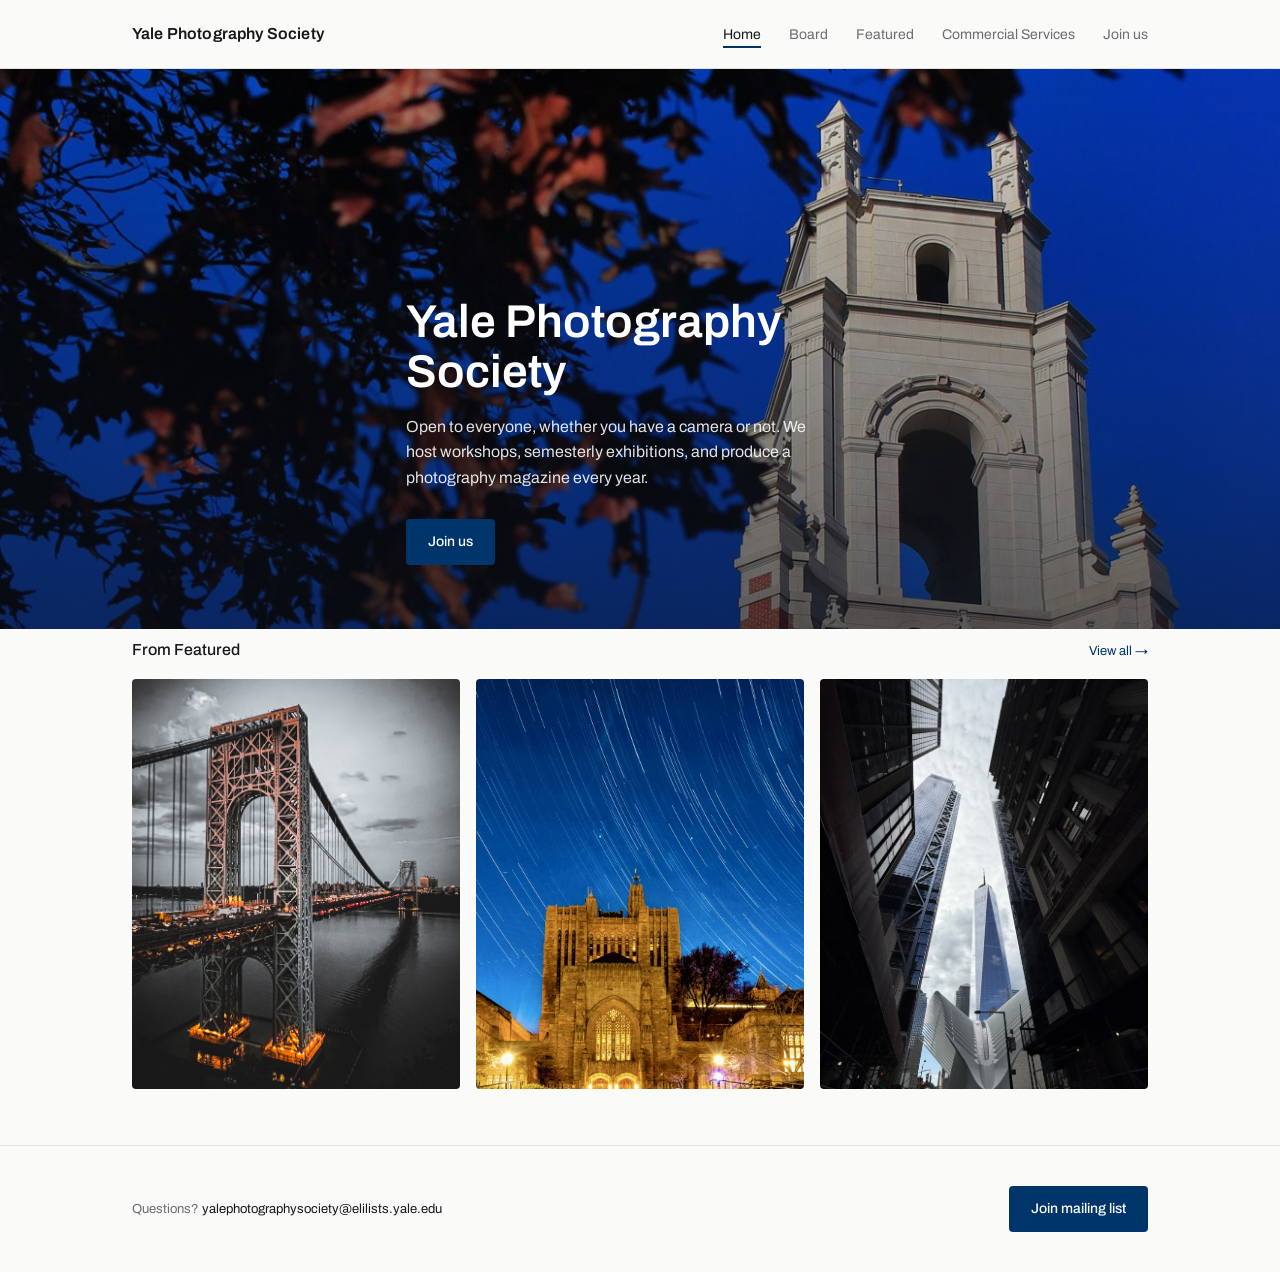
<file: index.html>
<!DOCTYPE html>
<html lang="en">
<head>
  <meta charset="UTF-8">
  <meta name="viewport" content="width=device-width, initial-scale=1.0">
  <title>Yale Photography Society</title>
  <link rel="stylesheet" href="css/style.css">
</head>
<body>

  <nav class="site-nav">
    <div class="wrap">
      <a href="index.html" class="wordmark">Yale Photography Society</a>
      <button class="nav-toggle" aria-label="Toggle menu">&#9776;</button>
      <ul class="nav-links">
        <li><a href="index.html" aria-current="page">Home</a></li>
        <li><a href="board.html">Board</a></li>
        <li><a href="featured.html">Featured</a></li>
        <li><a href="commercial.html">Commercial Services</a></li>
        <li><a href="join.html">Join us</a></li>
      </ul>
    </div>
  </nav>

  <header class="hero-full">
    <img src="images/yale-tower.jpg" alt="Yale campus tower against a blue sky" class="hero-bg-img">
    <div class="hero-overlay"></div>
    <div class="hero-full-content wrap">
      <h1>Yale Photography Society</h1>
      <p>
        Open to everyone, whether you have a camera or not. We host
        workshops, semesterly exhibitions, and produce a photography
        magazine every year.
      </p>
      <a href="join.html" class="btn">Join us</a>
    </div>
  </header>

  <section class="featured-strip">
    <div class="wrap">
      <div class="label-row">
        <h2>From Featured</h2>
        <a href="featured.html">View all &rarr;</a>
      </div>
      <div class="grid-3">
        <div class="featured-thumb"><img src="images/featured/featured-02.jpg" alt="Featured photo"></div>
        <div class="featured-thumb"><img src="images/featured/featured-04.jpg" alt="Featured photo"></div>
        <div class="featured-thumb"><img src="images/featured/featured-07.jpg" alt="Featured photo"></div>
      </div>
    </div>
  </section>

  <footer class="site-footer">
    <div class="wrap">
      <p class="contact-email">Questions? <a href="mailto:yalephotographysociety@elilists.yale.edu">yalephotographysociety@elilists.yale.edu</a></p>
      <div>
        <a href="https://groups.google.com/a/elilists.yale.edu/g/yalephotographysociety" class="btn" target="_blank" rel="noopener">Join mailing list</a>
      </div>
    </div>
  </footer>

  <script src="js/main.js"></script>
</body>
</html>
</file>
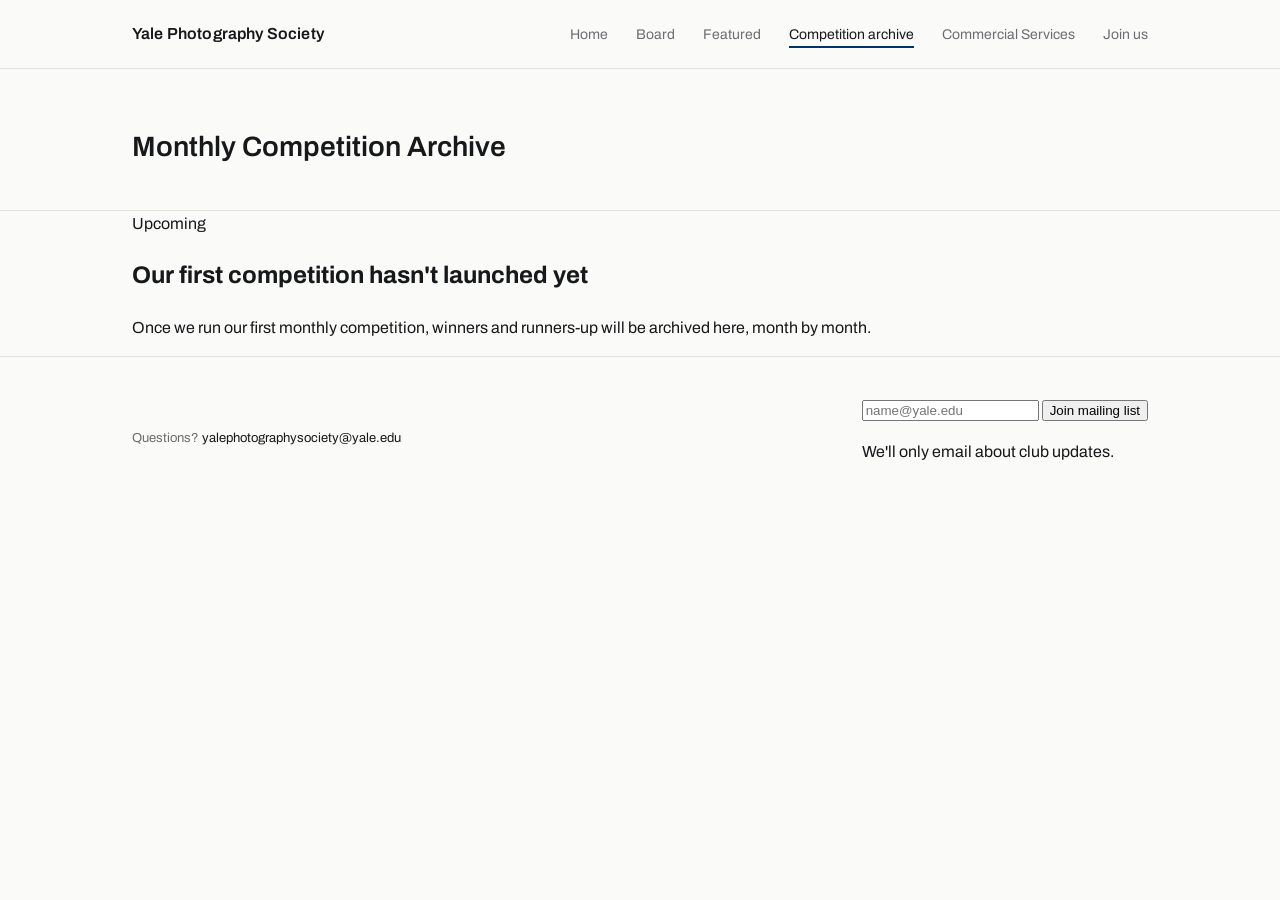
<file: archive.html>
<!DOCTYPE html>
<html lang="en">
<head>
  <meta charset="UTF-8">
  <meta name="viewport" content="width=device-width, initial-scale=1.0">
  <title>Monthly Competition Archive — Yale Photography Society</title>
  <link rel="stylesheet" href="css/style.css">
</head>
<body>

  <nav class="site-nav">
    <div class="wrap">
      <a href="index.html" class="wordmark">Yale Photography Society</a>
      <button class="nav-toggle" aria-label="Toggle menu">&#9776;</button>
      <ul class="nav-links">
        <li><a href="index.html">Home</a></li>
        <li><a href="board.html">Board</a></li>
        <li><a href="featured.html">Featured</a></li>
        <li><a href="archive.html" aria-current="page">Competition archive</a></li>
        <li><a href="commercial.html">Commercial Services</a></li>
        <li><a href="join.html">Join us</a></li>
      </ul>
    </div>
  </nav>

  <header class="page-header">
    <div class="wrap">
      <h1>Monthly Competition Archive</h1>
    </div>
  </header>

  <section class="wrap">
    <div class="empty-state">
      <span class="tag">Upcoming</span>
      <h2>Our first competition hasn't launched yet</h2>
      <p>Once we run our first monthly competition, winners and runners-up will be archived here, month by month.</p>
    </div>
  </section>

  <footer class="site-footer">
    <div class="wrap">
      <p class="contact-email">Questions? <a href="mailto:yalephotographysociety@yale.edu">yalephotographysociety@yale.edu</a></p>
      <div>
        <form class="mailing-list-form">
          <div class="mailing-list">
            <input type="email" placeholder="name@yale.edu" required aria-label="Email address">
            <button type="submit">Join mailing list</button>
          </div>
          <p class="mailing-list-note">We'll only email about club updates.</p>
        </form>
      </div>
    </div>
  </footer>

  <script src="js/main.js"></script>
</body>
</html>
</file>
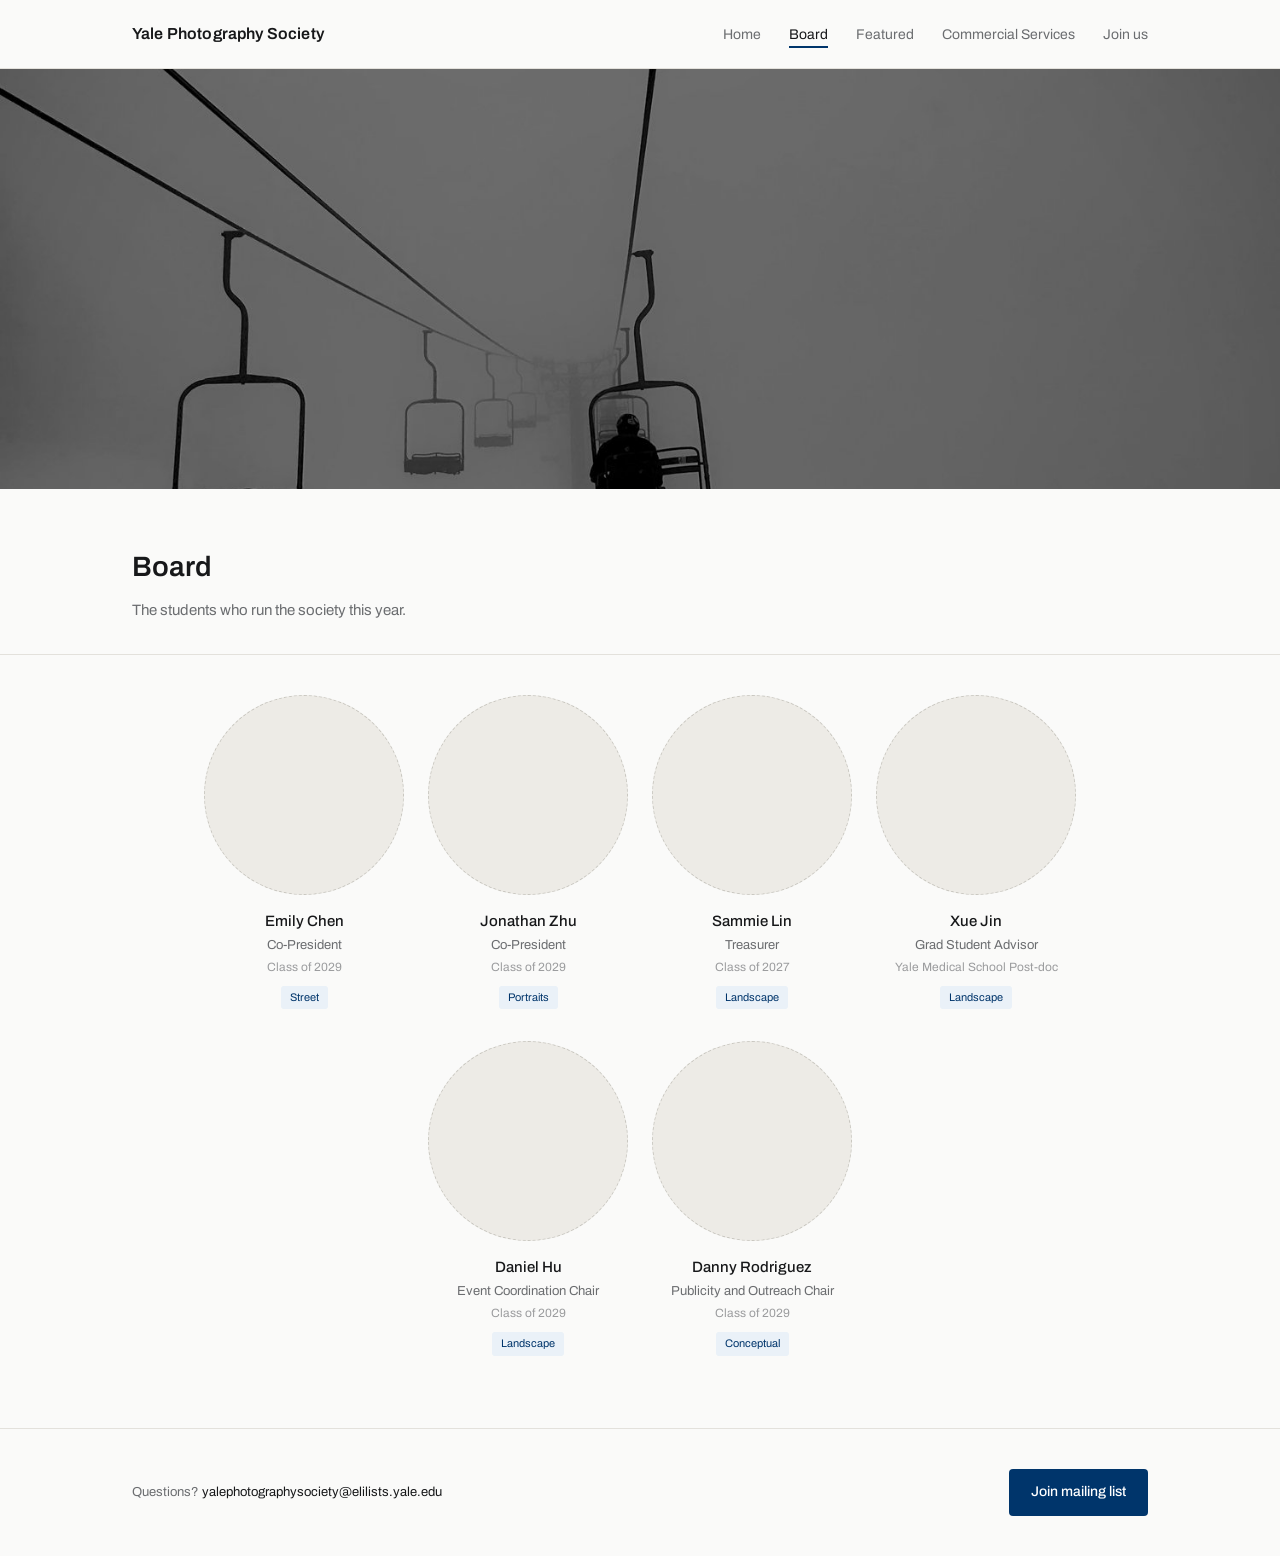
<file: board.html>
<!DOCTYPE html>
<html lang="en">
<head>
  <meta charset="UTF-8">
  <meta name="viewport" content="width=device-width, initial-scale=1.0">
  <title>Board — Yale Photography Society</title>
  <link rel="stylesheet" href="css/style.css">
</head>
<body>

  <nav class="site-nav">
    <div class="wrap">
      <a href="index.html" class="wordmark">Yale Photography Society</a>
      <button class="nav-toggle" aria-label="Toggle menu">&#9776;</button>
      <ul class="nav-links">
        <li><a href="index.html">Home</a></li>
        <li><a href="board.html" aria-current="page">Board</a></li>
        <li><a href="featured.html">Featured</a></li>
        <li><a href="commercial.html">Commercial Services</a></li>
        <li><a href="join.html">Join us</a></li>
      </ul>
    </div>
  </nav>

  <div class="page-banner">
    <img src="images/pages/snowy-mountains.jpg" alt="Snow-covered mountain peaks" style="object-position: center 35%;">
  </div>

  <header class="page-header">
    <div class="wrap">
      <h1>Board</h1>
      <p>The students who run the society this year.</p>
    </div>
  </header>

  <section class="wrap">
    <div class="board-grid">

      <div class="board-member">
        <div class="img-placeholder"><!-- headshot --></div>
        <h3>Emily Chen</h3>
        <p class="role">Co-President</p>
        <p class="grad-year">Class of 2029</p>
        <span class="specialty">Street</span>
      </div>

      <div class="board-member">
        <div class="img-placeholder"><!-- headshot --></div>
        <h3>Jonathan Zhu</h3>
        <p class="role">Co-President</p>
        <p class="grad-year">Class of 2029</p>
        <span class="specialty">Portraits</span>
      </div>

      <div class="board-member">
        <div class="img-placeholder"><!-- headshot --></div>
        <h3>Sammie Lin</h3>
        <p class="role">Treasurer</p>
        <p class="grad-year">Class of 2027</p>
        <span class="specialty">Landscape</span>
      </div>

      <div class="board-member">
        <div class="img-placeholder"><!-- headshot --></div>
        <h3>Xue Jin</h3>
        <p class="role">Grad Student Advisor</p>
        <p class="grad-year">Yale Medical School Post-doc</p>
        <span class="specialty">Landscape</span>
      </div>

      <div class="board-member">
        <div class="img-placeholder"><!-- headshot --></div>
        <h3>Daniel Hu</h3>
        <p class="role">Event Coordination Chair</p>
        <p class="grad-year">Class of 2029</p>
        <span class="specialty">Landscape</span>
      </div>

      <div class="board-member">
        <div class="img-placeholder"><!-- headshot --></div>
        <h3>Danny Rodriguez</h3>
        <p class="role">Publicity and Outreach Chair</p>
        <p class="grad-year">Class of 2029</p>
        <span class="specialty">Conceptual</span>
      </div>

    </div>
  </section>

  <footer class="site-footer">
    <div class="wrap">
      <p class="contact-email">Questions? <a href="mailto:yalephotographysociety@elilists.yale.edu">yalephotographysociety@elilists.yale.edu</a></p>
      <div>
        <a href="https://groups.google.com/a/elilists.yale.edu/g/yalephotographysociety" class="btn" target="_blank" rel="noopener">Join mailing list</a>
      </div>
    </div>
  </footer>

  <script src="js/main.js"></script>
</body>
</html>
</file>
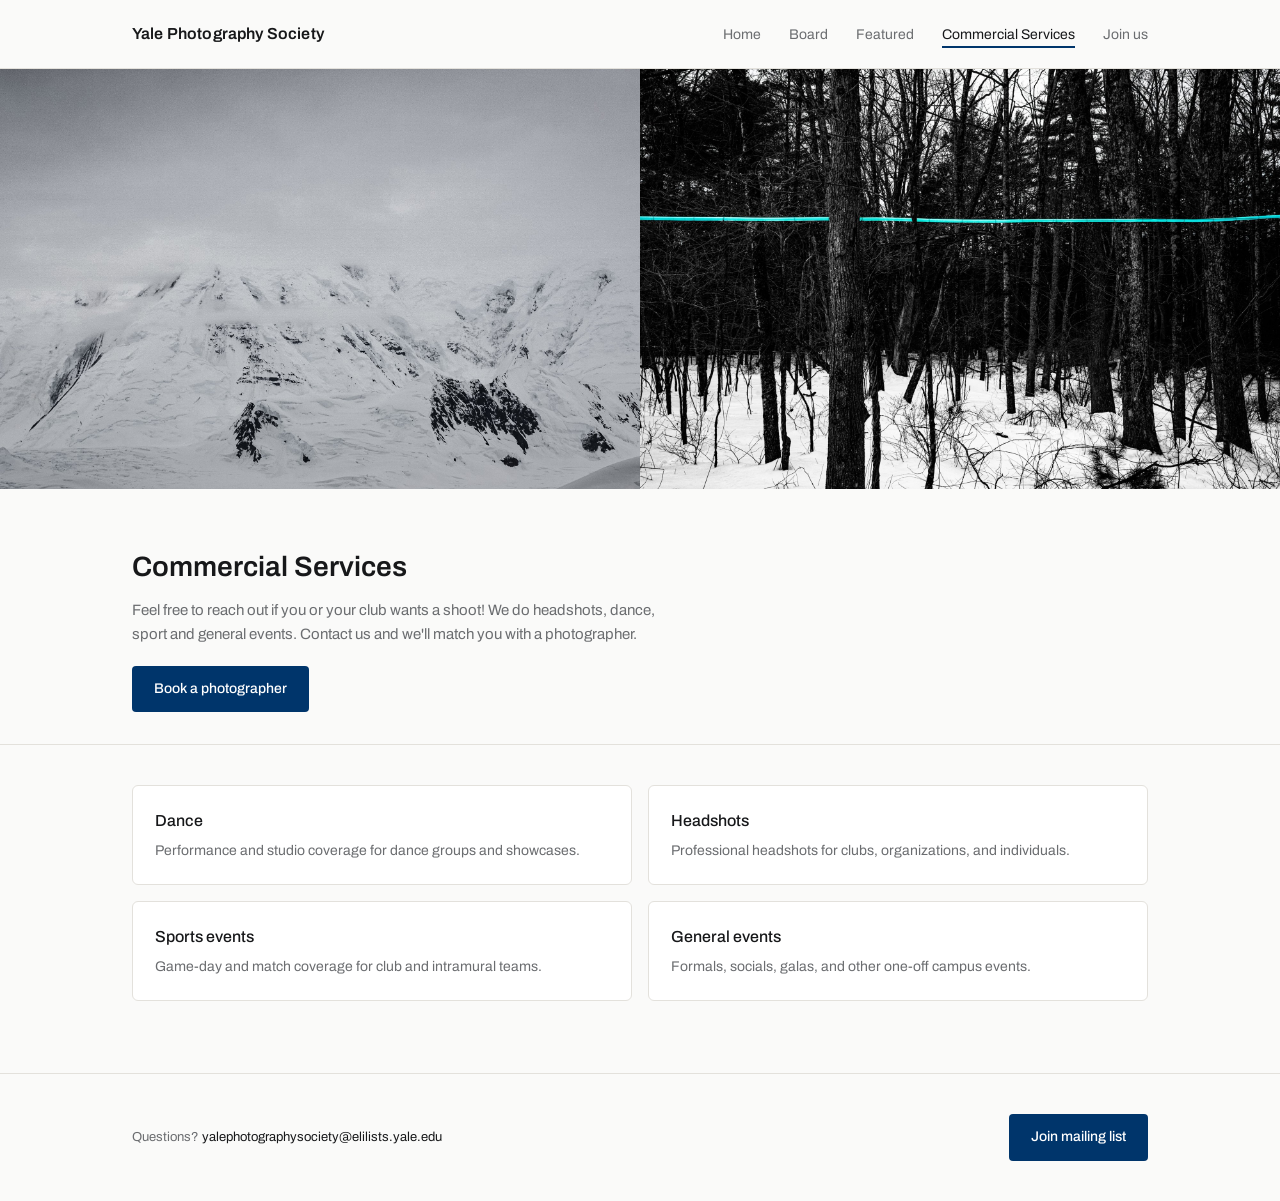
<file: commercial.html>
<!DOCTYPE html>
<html lang="en">
<head>
  <meta charset="UTF-8">
  <meta name="viewport" content="width=device-width, initial-scale=1.0">
  <title>Commercial Services — Yale Photography Society</title>
  <link rel="stylesheet" href="css/style.css">
</head>
<body>

  <nav class="site-nav">
    <div class="wrap">
      <a href="index.html" class="wordmark">Yale Photography Society</a>
      <button class="nav-toggle" aria-label="Toggle menu">&#9776;</button>
      <ul class="nav-links">
        <li><a href="index.html">Home</a></li>
        <li><a href="board.html">Board</a></li>
        <li><a href="featured.html">Featured</a></li>
        <li><a href="commercial.html" aria-current="page">Commercial Services</a></li>
        <li><a href="join.html">Join us</a></li>
      </ul>
    </div>
  </nav>

  <div class="page-banner">
    <div class="page-banner-duo">
      <div><img src="images/pages/who-reads-05.jpg" alt="Black and white photo with a color accent"></div>
      <div><img src="images/pages/who-reads-08.jpg" alt="Black and white forest photo with a teal accent line"></div>
    </div>
  </div>

  <header class="page-header">
    <div class="wrap">
      <h1>Commercial Services</h1>
      <p>Feel free to reach out if you or your club wants a shoot! We do headshots, dance, sport and general events. Contact us and we'll match you with a photographer.</p>
      <a href="https://docs.google.com/forms/d/e/1FAIpQLSdhl-ywheNaa5WoOMSljValFfinO1HwQfaYmoc4lpS3ADkCAA/viewform?usp=publish-editor" class="btn" target="_blank" rel="noopener">Book a photographer</a>
    </div>
  </header>

  <section class="wrap">
    <div class="services-grid">

      <!-- Repeat one of these blocks per service category -->
      <div class="service-card">
        <h3>Dance</h3>
        <p>Performance and studio coverage for dance groups and showcases.</p>
      </div>

      <div class="service-card">
        <h3>Headshots</h3>
        <p>Professional headshots for clubs, organizations, and individuals.</p>
      </div>

      <div class="service-card">
        <h3>Sports events</h3>
        <p>Game-day and match coverage for club and intramural teams.</p>
      </div>

      <div class="service-card">
        <h3>General events</h3>
        <p>Formals, socials, galas, and other one-off campus events.</p>
      </div>

    </div>
  </section>

  <footer class="site-footer">
    <div class="wrap">
      <p class="contact-email">Questions? <a href="mailto:yalephotographysociety@elilists.yale.edu">yalephotographysociety@elilists.yale.edu</a></p>
      <div>
        <a href="https://groups.google.com/a/elilists.yale.edu/g/yalephotographysociety" class="btn" target="_blank" rel="noopener">Join mailing list</a>
      </div>
    </div>
  </footer>

  <script src="js/main.js"></script>
</body>
</html>
</file>
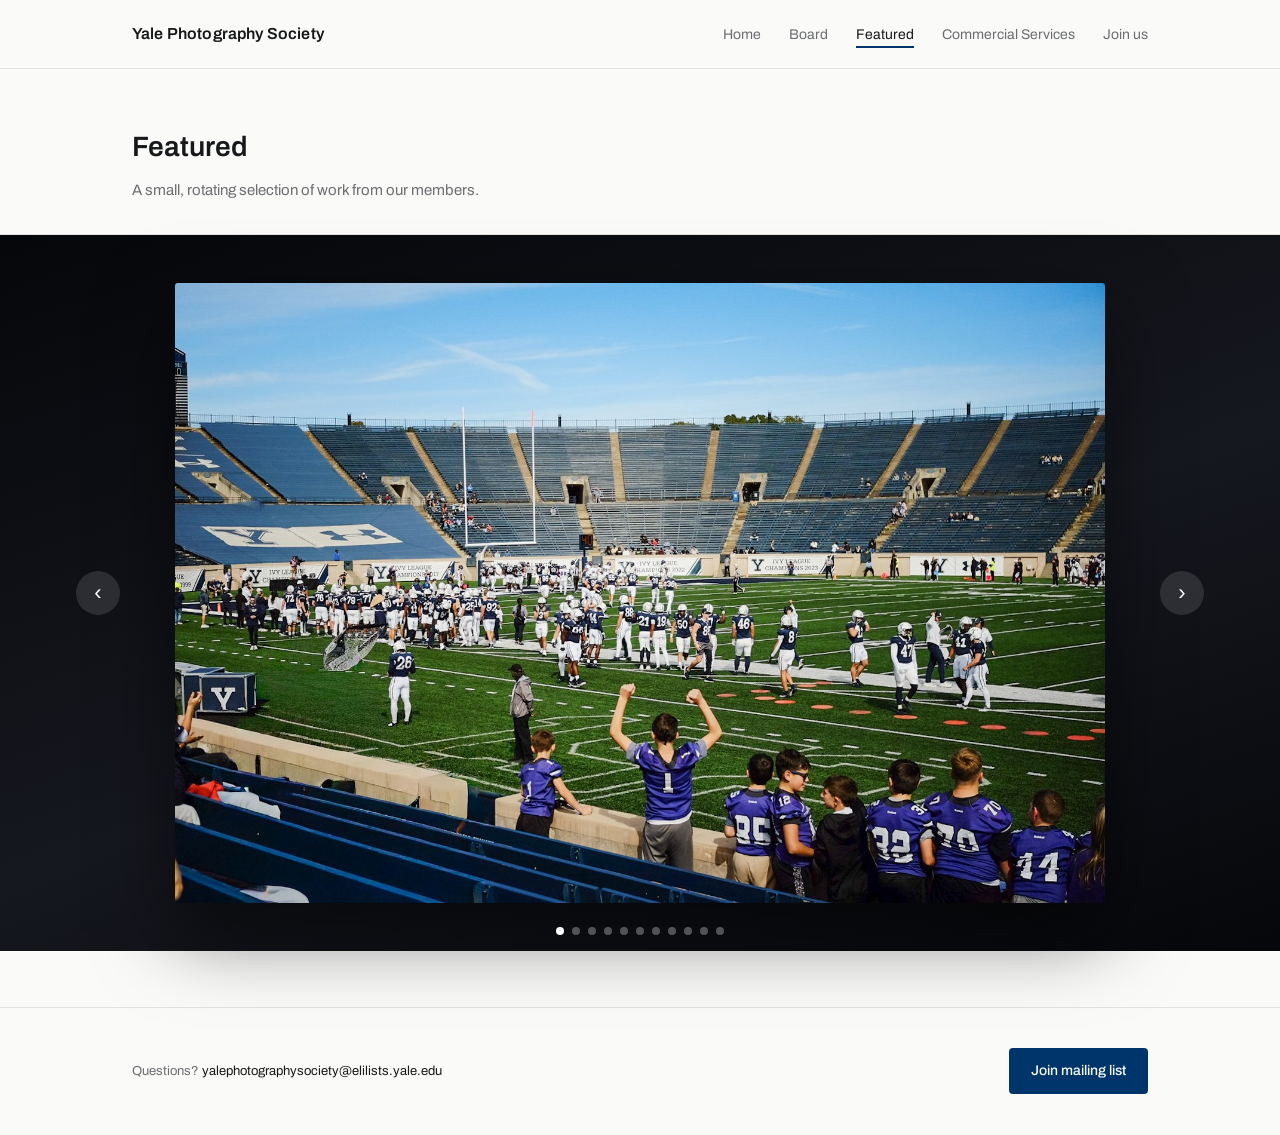
<file: featured.html>
<!DOCTYPE html>
<html lang="en">
<head>
  <meta charset="UTF-8">
  <meta name="viewport" content="width=device-width, initial-scale=1.0">
  <title>Featured — Yale Photography Society</title>
  <link rel="stylesheet" href="css/style.css">
</head>
<body>

  <nav class="site-nav">
    <div class="wrap">
      <a href="index.html" class="wordmark">Yale Photography Society</a>
      <button class="nav-toggle" aria-label="Toggle menu">&#9776;</button>
      <ul class="nav-links">
        <li><a href="index.html">Home</a></li>
        <li><a href="board.html">Board</a></li>
        <li><a href="featured.html" aria-current="page">Featured</a></li>
        <li><a href="commercial.html">Commercial Services</a></li>
        <li><a href="join.html">Join us</a></li>
      </ul>
    </div>
  </nav>

  <header class="page-header">
    <div class="wrap">
      <h1>Featured</h1>
      <p>A small, rotating selection of work from our members.</p>
    </div>
  </header>

  <section class="slideshow-band">
    <div class="slideshow" data-slideshow>
      <div class="slideshow-track">
        <div class="slide"><img src="images/featured/featured-01.jpg" alt="Featured photo 1"></div>
        <div class="slide"><img src="images/featured/featured-02.jpg" alt="Featured photo 2"></div>
        <div class="slide"><img src="images/featured/featured-03.jpg" alt="Featured photo 3"></div>
        <div class="slide"><img src="images/featured/featured-04.jpg" alt="Featured photo 4"></div>
        <div class="slide"><img src="images/featured/featured-05.jpg" alt="Featured photo 5"></div>
        <div class="slide"><img src="images/featured/featured-06.jpg" alt="Featured photo 6"></div>
        <div class="slide"><img src="images/featured/featured-07.jpg" alt="Featured photo 7"></div>
        <div class="slide"><img src="images/featured/featured-08.jpg" alt="Featured photo 8"></div>
        <div class="slide"><img src="images/featured/featured-09.jpg" alt="Featured photo 9"></div>
        <div class="slide"><img src="images/featured/featured-10.jpg" alt="Featured photo 10"></div>
        <div class="slide"><img src="images/featured/featured-11.jpg" alt="Featured photo 11"></div>
      </div>
      <button class="slide-arrow prev" aria-label="Previous photo">&#8249;</button>
      <button class="slide-arrow next" aria-label="Next photo">&#8250;</button>
      <div class="slide-dots"></div>
    </div>
  </section>

  <footer class="site-footer">
    <div class="wrap">
      <p class="contact-email">Questions? <a href="mailto:yalephotographysociety@elilists.yale.edu">yalephotographysociety@elilists.yale.edu</a></p>
      <div>
        <a href="https://groups.google.com/a/elilists.yale.edu/g/yalephotographysociety" class="btn" target="_blank" rel="noopener">Join mailing list</a>
      </div>
    </div>
  </footer>

  <script src="js/main.js"></script>
</body>
</html>
</file>
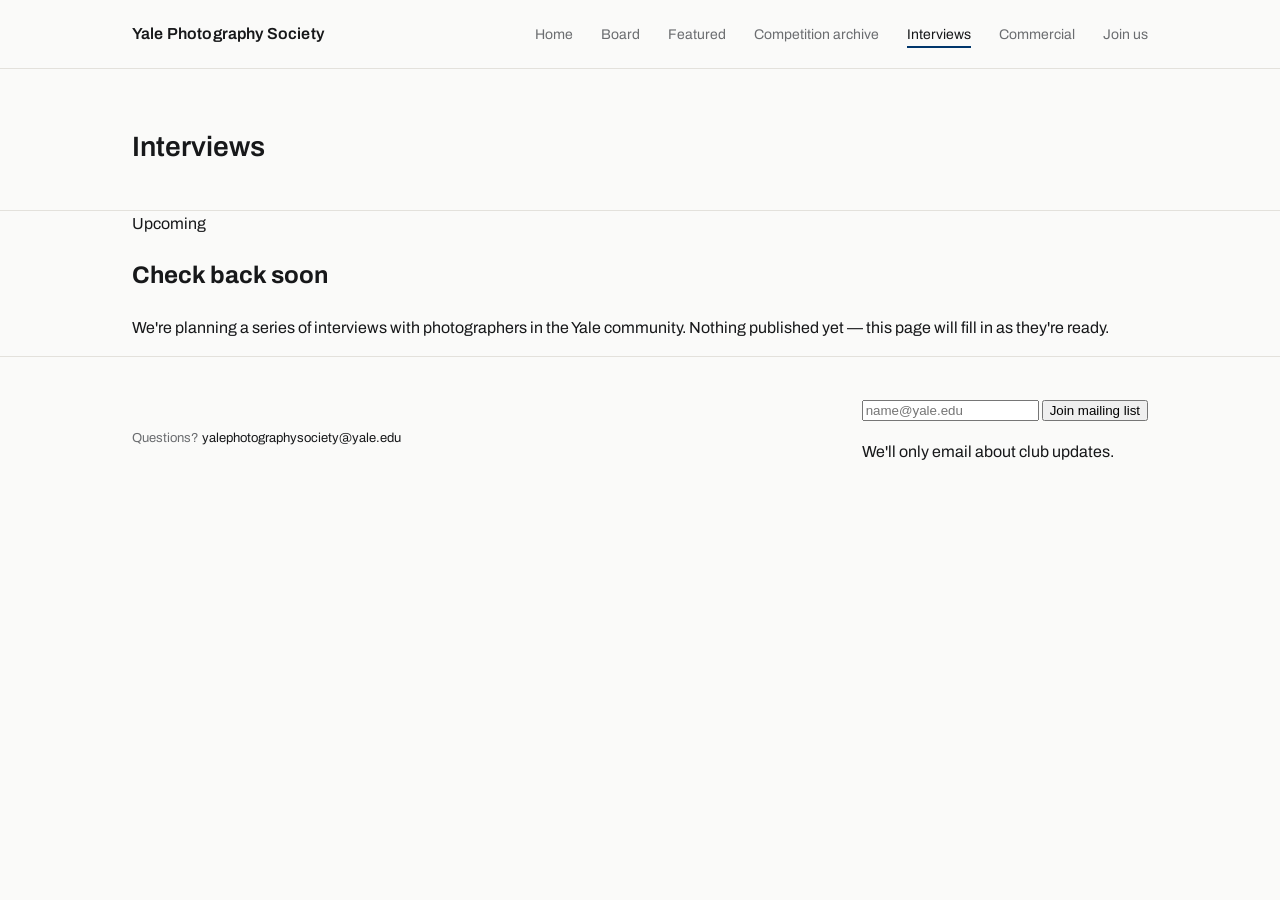
<file: interviews.html>
<!DOCTYPE html>
<html lang="en">
<head>
  <meta charset="UTF-8">
  <meta name="viewport" content="width=device-width, initial-scale=1.0">
  <title>Interviews — Yale Photography Society</title>
  <link rel="stylesheet" href="css/style.css">
</head>
<body>

  <nav class="site-nav">
    <div class="wrap">
      <a href="index.html" class="wordmark">Yale Photography Society</a>
      <button class="nav-toggle" aria-label="Toggle menu">&#9776;</button>
      <ul class="nav-links">
        <li><a href="index.html">Home</a></li>
        <li><a href="board.html">Board</a></li>
        <li><a href="featured.html">Featured</a></li>
        <li><a href="archive.html">Competition archive</a></li>
        <li><a href="interviews.html" aria-current="page">Interviews</a></li>
        <li><a href="commercial.html">Commercial</a></li>
        <li><a href="join.html">Join us</a></li>
      </ul>
    </div>
  </nav>

  <header class="page-header">
    <div class="wrap">
      <h1>Interviews</h1>
    </div>
  </header>

  <section class="wrap">
    <div class="empty-state">
      <span class="tag">Upcoming</span>
      <h2>Check back soon</h2>
      <p>We're planning a series of interviews with photographers in the Yale community. Nothing published yet — this page will fill in as they're ready.</p>
    </div>
  </section>

  <footer class="site-footer">
    <div class="wrap">
      <p class="contact-email">Questions? <a href="mailto:yalephotographysociety@yale.edu">yalephotographysociety@yale.edu</a></p>
      <div>
        <form class="mailing-list-form">
          <div class="mailing-list">
            <input type="email" placeholder="name@yale.edu" required aria-label="Email address">
            <button type="submit">Join mailing list</button>
          </div>
          <p class="mailing-list-note">We'll only email about club updates.</p>
        </form>
      </div>
    </div>
  </footer>

  <script src="js/main.js"></script>
</body>
</html>
</file>
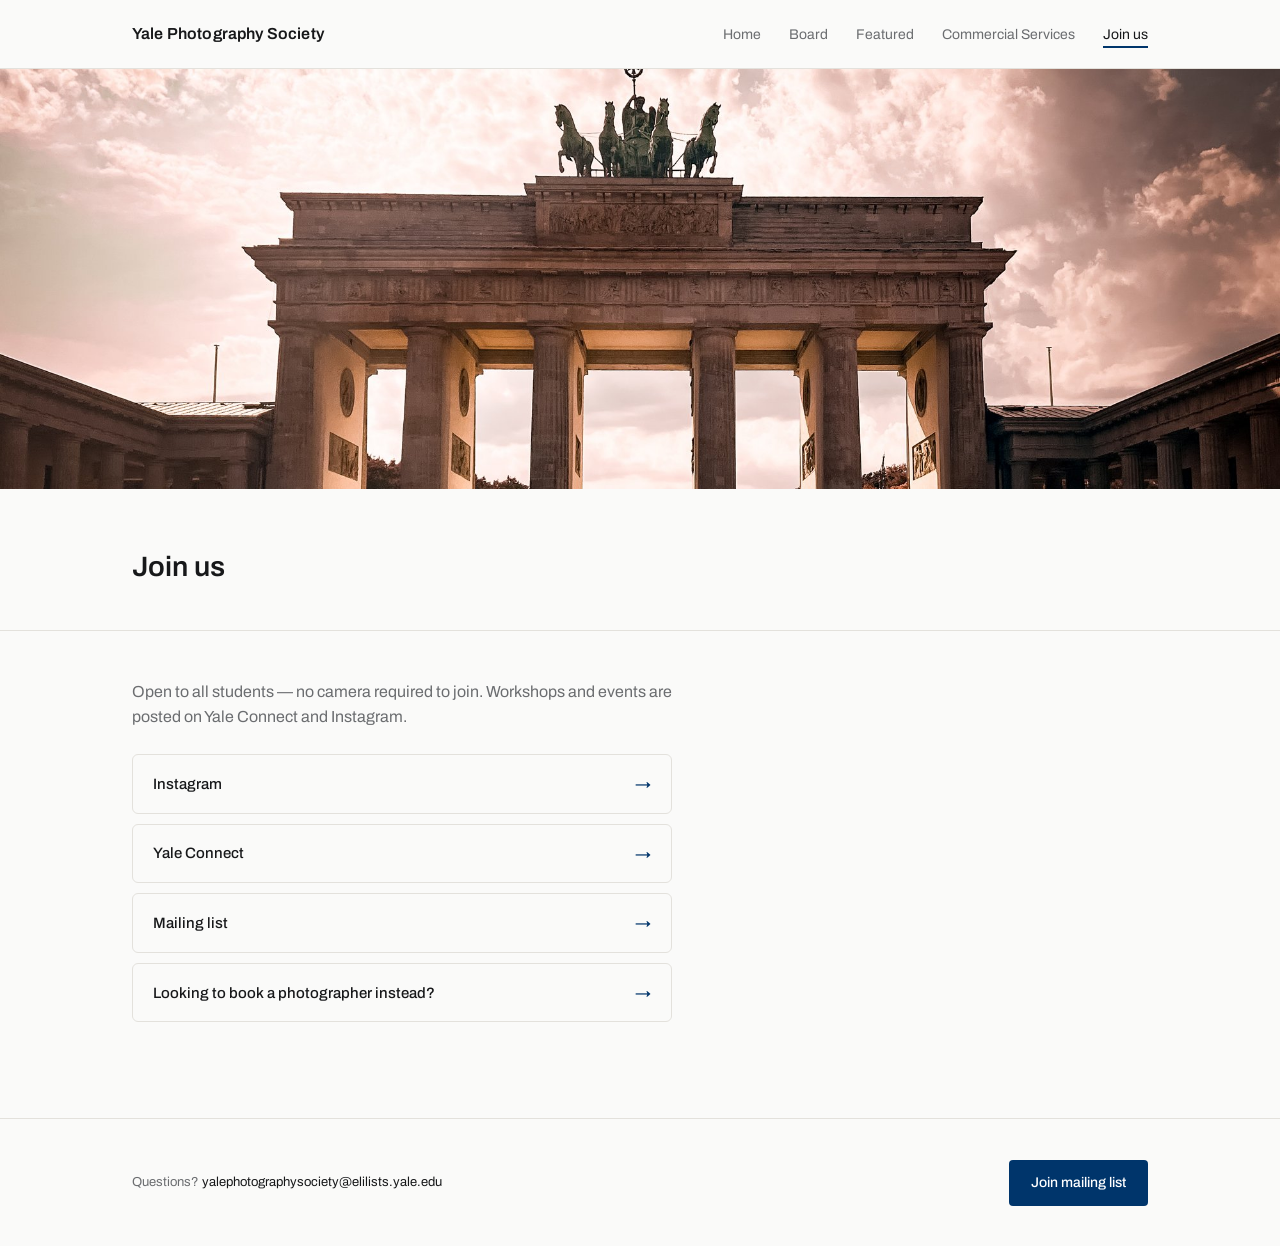
<file: join.html>
<!DOCTYPE html>
<html lang="en">
<head>
  <meta charset="UTF-8">
  <meta name="viewport" content="width=device-width, initial-scale=1.0">
  <title>Join us — Yale Photography Society</title>
  <link rel="stylesheet" href="css/style.css">
</head>
<body>

  <nav class="site-nav">
    <div class="wrap">
      <a href="index.html" class="wordmark">Yale Photography Society</a>
      <button class="nav-toggle" aria-label="Toggle menu">&#9776;</button>
      <ul class="nav-links">
        <li><a href="index.html">Home</a></li>
        <li><a href="board.html">Board</a></li>
        <li><a href="featured.html">Featured</a></li>
        <li><a href="commercial.html">Commercial Services</a></li>
        <li><a href="join.html" aria-current="page">Join us</a></li>
      </ul>
    </div>
  </nav>

  <div class="page-banner">
    <img src="images/pages/brandenburg-gate.jpg" alt="Crowd gathered at the Brandenburg Gate">
  </div>

  <header class="page-header">
    <div class="wrap">
      <h1>Join us</h1>
    </div>
  </header>

  <section class="wrap">
    <div class="join-page">
      <p>Open to all students — no camera required to join. Workshops and events are posted on Yale Connect and Instagram.</p>
      <div class="join-links">
        <a href="https://www.instagram.com/yalephotosociety/?hl=en" class="join-link" target="_blank" rel="noopener">Instagram <span>&rarr;</span></a>
        <a href="https://yaleconnect.yale.edu/feeds?type=club&type_id=34573&tab=about" class="join-link" target="_blank" rel="noopener">Yale Connect <span>&rarr;</span></a>
        <a href="https://groups.google.com/a/elilists.yale.edu/g/yalephotographysociety" class="join-link" target="_blank" rel="noopener">Mailing list <span>&rarr;</span></a>
        <a href="commercial.html" class="join-link">Looking to book a photographer instead? <span>&rarr;</span></a>
      </div>
    </div>
  </section>

  <footer class="site-footer">
    <div class="wrap">
      <p class="contact-email">Questions? <a href="mailto:yalephotographysociety@elilists.yale.edu">yalephotographysociety@elilists.yale.edu</a></p>
      <div>
        <a href="https://groups.google.com/a/elilists.yale.edu/g/yalephotographysociety" class="btn" target="_blank" rel="noopener">Join mailing list</a>
      </div>
    </div>
  </footer>

  <script src="js/main.js"></script>
</body>
</html>
</file>
<file: css/style.css>
/* ============================================
   Yale Photography Society — shared stylesheet
   ============================================ */

@import url('https://fonts.googleapis.com/css2?family=Archivo:wght@400;500;600&display=swap');

:root {
  --bg: #FAFAF9;
  --bg-card: #FFFFFF;
  --text-primary: #17181A;
  --text-secondary: #6B6D70;
  --text-muted: #9B9C9E;
  --border: #E3E1DC;
  --accent: #00356B;
  --accent-tint: #EAF1F8;
  --max-width: 1080px;
}

* { box-sizing: border-box; }

html, body {
  margin: 0;
  padding: 0;
}

body {
  font-family: 'Archivo', -apple-system, BlinkMacSystemFont, sans-serif;
  background: var(--bg);
  color: var(--text-primary);
  line-height: 1.6;
  -webkit-font-smoothing: antialiased;
}

a {
  color: inherit;
  text-decoration: none;
}

img {
  max-width: 100%;
  display: block;
}

/* ---------- layout shell ---------- */

.wrap {
  max-width: var(--max-width);
  margin: 0 auto;
  padding: 0 32px;
}

@media (max-width: 640px) {
  .wrap { padding: 0 20px; }
}

/* ---------- nav ---------- */

.site-nav {
  border-bottom: 1px solid var(--border);
  position: sticky;
  top: 0;
  background: var(--bg);
  z-index: 10;
}

.site-nav .wrap {
  display: flex;
  align-items: center;
  justify-content: space-between;
  height: 68px;
}

.wordmark {
  font-weight: 600;
  font-size: 16px;
  letter-spacing: 0.01em;
  white-space: nowrap;
}

.nav-links {
  display: flex;
  gap: 28px;
  list-style: none;
  margin: 0;
  padding: 0;
}

.nav-links a {
  font-size: 14px;
  color: var(--text-secondary);
  padding-bottom: 4px;
  border-bottom: 2px solid transparent;
  transition: color 0.15s ease, border-color 0.15s ease;
}

.nav-links a:hover {
  color: var(--text-primary);
}

.nav-links a[aria-current="page"] {
  color: var(--text-primary);
  border-bottom-color: var(--accent);
}

.nav-toggle {
  display: none;
  background: none;
  border: none;
  font-size: 22px;
  cursor: pointer;
  color: var(--text-primary);
}

@media (max-width: 760px) {
  .nav-toggle { display: block; }

  .nav-links {
    display: none;
    position: absolute;
    top: 68px;
    left: 0;
    right: 0;
    background: var(--bg);
    border-bottom: 1px solid var(--border);
    flex-direction: column;
    gap: 0;
    padding: 8px 0;
  }

  .nav-links.open {
    display: flex;
  }

  .nav-links a {
    padding: 14px 20px;
    border-bottom: none;
    width: 100%;
  }

  .nav-links a[aria-current="page"] {
    background: var(--accent-tint);
    border-bottom: none;
  }
}

/* ---------- page header ---------- */

.page-header {
  padding: 56px 0 32px;
  border-bottom: 1px solid var(--border);
}

.page-header h1 {
  font-size: 28px;
  font-weight: 600;
  margin: 0 0 8px;
}

.page-header p {
  font-size: 15px;
  color: var(--text-secondary);
  margin: 0;
  max-width: 60ch;
}

.page-header .btn {
  margin-top: 20px;
}

/* ---------- hero (home) ---------- */

.hero-full {
  position: relative;
  min-height: 560px;
  display: flex;
  align-items: flex-end;
  overflow: hidden;
}

.hero-bg-img {
  position: absolute;
  inset: 0;
  width: 100%;
  height: 100%;
  object-fit: cover;
  object-position: center 25%;
}

.hero-overlay {
  position: absolute;
  inset: 0;
  background: linear-gradient(180deg, rgba(10, 15, 25, 0.15) 0%, rgba(10, 15, 25, 0.65) 100%);
}

.hero-full-content {
  position: relative;
  z-index: 1;
  padding: 56px 32px 64px;
  color: #fff;
}

.hero-full-content h1 {
  font-size: 46px;
  font-weight: 600;
  line-height: 1.1;
  margin: 0 0 16px;
  max-width: 18ch;
}

.hero-full-content p {
  font-size: 16px;
  color: rgba(255, 255, 255, 0.88);
  max-width: 48ch;
  margin: 0 0 28px;
  line-height: 1.6;
}

@media (max-width: 640px) {
  .hero-full { min-height: 440px; }
  .hero-full-content { padding: 36px 20px 44px; }
  .hero-full-content h1 { font-size: 32px; }
}

.btn {
  display: inline-block;
  background: var(--accent);
  color: #fff;
  font-size: 14px;
  font-weight: 500;
  padding: 12px 22px;
  border-radius: 4px;
  border: none;
  cursor: pointer;
  transition: opacity 0.15s ease;
}

.btn:hover { opacity: 0.85; }

.btn-outline {
  display: inline-block;
  background: transparent;
  color: var(--text-primary);
  font-size: 14px;
  font-weight: 500;
  padding: 11px 22px;
  border-radius: 4px;
  border: 1px solid var(--border);
  cursor: pointer;
  transition: border-color 0.15s ease;
}

.btn-outline:hover { border-color: var(--text-secondary); }

/* ---------- image placeholder block ---------- */

.img-placeholder {
  background: #EDEBE6;
  border: 1px dashed #C9C7C0;
  border-radius: 4px;
  display: flex;
  align-items: center;
  justify-content: center;
  color: #A9A79F;
  font-size: 12px;
  aspect-ratio: 4 / 5;
}

.img-placeholder.wide {
  aspect-ratio: 16 / 10;
}

.img-placeholder.square {
  aspect-ratio: 1 / 1;
}

/* ---------- featured strip (home) ---------- */

.featured-strip {
  padding: 8px 0 56px;
}

.featured-strip .label-row {
  display: flex;
  justify-content: space-between;
  align-items: baseline;
  margin-bottom: 16px;
}

.featured-strip .label-row h2 {
  font-size: 16px;
  font-weight: 500;
  margin: 0;
}

.featured-strip .label-row a {
  font-size: 13px;
  color: var(--accent);
}

.grid-3 {
  display: grid;
  grid-template-columns: repeat(3, minmax(0, 1fr));
  gap: 16px;
}

@media (max-width: 640px) {
  .grid-3 { grid-template-columns: 1fr; }
}

.featured-thumb {
  aspect-ratio: 4 / 5;
  border-radius: 4px;
  overflow: hidden;
  background: #EDEBE6;
}

.featured-thumb img {
  width: 100%;
  height: 100%;
  object-fit: cover;
}

/* ---------- board grid ---------- */

.board-grid {
  display: flex;
  flex-wrap: wrap;
  justify-content: center;
  gap: 32px 24px;
  padding: 40px 0 72px;
}

.board-member {
  width: 200px;
  text-align: center;
}

@media (max-width: 640px) {
  .board-grid { gap: 28px 16px; }
  .board-member { width: 140px; }
}

.board-member .img-placeholder {
  border-radius: 50%;
  aspect-ratio: 1 / 1;
  margin: 0 auto 14px;
}

.board-member h3 {
  font-size: 15px;
  font-weight: 500;
  margin: 0 0 2px;
}

.board-member .role {
  font-size: 13px;
  color: var(--text-secondary);
  margin: 0 0 2px;
}

.board-member .grad-year {
  font-size: 12px;
  color: var(--text-muted);
  margin: 0 0 6px;
}

.board-member .specialty {
  display: inline-block;
  font-size: 11px;
  color: var(--accent);
  background: var(--accent-tint);
  padding: 3px 9px;
  border-radius: 3px;
}

/* ---------- featured page ---------- */

/* ---------- featured page slideshow ---------- */

.slideshow-band {
  position: relative;
  left: 50%;
  right: 50%;
  margin-left: -50vw;
  margin-right: -50vw;
  width: 100vw;
  background: linear-gradient(160deg, #06070a 0%, #16181f 55%, #06070a 100%);
  padding: 48px 0;
  margin-bottom: 56px;
}

.slideshow {
  position: relative;
  max-width: 1160px;
  margin: 0 auto;
  height: 620px;
}

.slideshow-track {
  display: flex;
  height: 100%;
  transition: transform 0.5s ease;
}

.slide {
  flex: 0 0 100%;
  height: 100%;
  display: flex;
  align-items: center;
  justify-content: center;
}

.slide img {
  max-width: 100%;
  max-height: 100%;
  width: auto;
  height: auto;
  object-fit: contain;
  border-radius: 3px;
  box-shadow: 0 30px 80px rgba(0, 0, 0, 0.55);
}

.slide-arrow {
  position: absolute;
  top: 50%;
  transform: translateY(-50%);
  width: 44px;
  height: 44px;
  border-radius: 50%;
  border: none;
  background: rgba(255, 255, 255, 0.12);
  backdrop-filter: blur(6px);
  color: #fff;
  font-size: 22px;
  line-height: 1;
  cursor: pointer;
  display: flex;
  align-items: center;
  justify-content: center;
  transition: background 0.15s ease;
}

.slide-arrow:hover {
  background: rgba(255, 255, 255, 0.22);
}

.slide-arrow.prev { left: 16px; }
.slide-arrow.next { right: 16px; }

.slide-dots {
  position: absolute;
  bottom: -32px;
  left: 50%;
  transform: translateX(-50%);
  display: flex;
  gap: 8px;
}

.slide-dot {
  width: 8px;
  height: 8px;
  padding: 0;
  border: none;
  border-radius: 50%;
  background: rgba(255, 255, 255, 0.3);
  cursor: pointer;
}

.slide-dot.active {
  background: #fff;
}

@media (max-width: 640px) {
  .slideshow-band { padding: 28px 0 48px; }
  .slideshow { height: 380px; }
  .slide-arrow { width: 36px; height: 36px; font-size: 18px; }
}

/* ---------- commercial services ---------- */

.services-grid {
  display: grid;
  grid-template-columns: repeat(2, minmax(0, 1fr));
  gap: 16px;
  padding: 40px 0 72px;
}

@media (max-width: 640px) {
  .services-grid { grid-template-columns: 1fr; }
}

.service-card {
  border: 1px solid var(--border);
  border-radius: 6px;
  padding: 22px;
  background: var(--bg-card);
}

.service-card h3 {
  font-size: 16px;
  font-weight: 500;
  margin: 0 0 6px;
}

.service-card p {
  font-size: 14px;
  color: var(--text-secondary);
  margin: 0;
}

/* ---------- join us page ---------- */

.join-page {
  padding: 48px 0 96px;
  max-width: 60ch;
}

.join-page p {
  font-size: 16px;
  color: var(--text-secondary);
  margin: 0 0 24px;
}

.join-links {
  display: flex;
  flex-direction: column;
  gap: 10px;
}

.join-link {
  display: flex;
  align-items: center;
  justify-content: space-between;
  padding: 16px 20px;
  border: 1px solid var(--border);
  border-radius: 6px;
  font-size: 15px;
  font-weight: 500;
  transition: border-color 0.15s ease, background 0.15s ease;
}

.join-link span {
  color: var(--accent);
  font-size: 16px;
}

.join-link:hover {
  border-color: var(--accent);
  background: var(--accent-tint);
}

/* ---------- footer ---------- */

.site-footer {
  border-top: 1px solid var(--border);
  padding: 40px 0;
  margin-top: 0;
}

.site-footer .wrap {
  display: flex;
  justify-content: space-between;
  align-items: center;
  gap: 24px;
  flex-wrap: wrap;
}

.site-footer .contact-email {
  font-size: 13px;
  color: var(--text-secondary);
}

.site-footer .contact-email a {
  color: var(--text-primary);
}

@media (max-width: 640px) {
  .site-footer .wrap { flex-direction: column; align-items: flex-start; }
}

/* ---------- page banner photos (board / commercial / join) ---------- */

.page-banner {
  position: relative;
  left: 50%;
  right: 50%;
  margin-left: -50vw;
  margin-right: -50vw;
  width: 100vw;
  height: 420px;
  overflow: hidden;
}

.page-banner img {
  width: 100%;
  height: 100%;
  object-fit: cover;
  display: block;
}

.page-banner-duo {
  display: flex;
  height: 100%;
}

.page-banner-duo > div {
  flex: 1 1 50%;
  height: 100%;
  overflow: hidden;
}

@media (max-width: 640px) {
  .page-banner { height: 260px; }
  .page-banner-duo { flex-direction: column; }
  .page-banner-duo > div { flex: 1 1 50%; }
}
</file>
